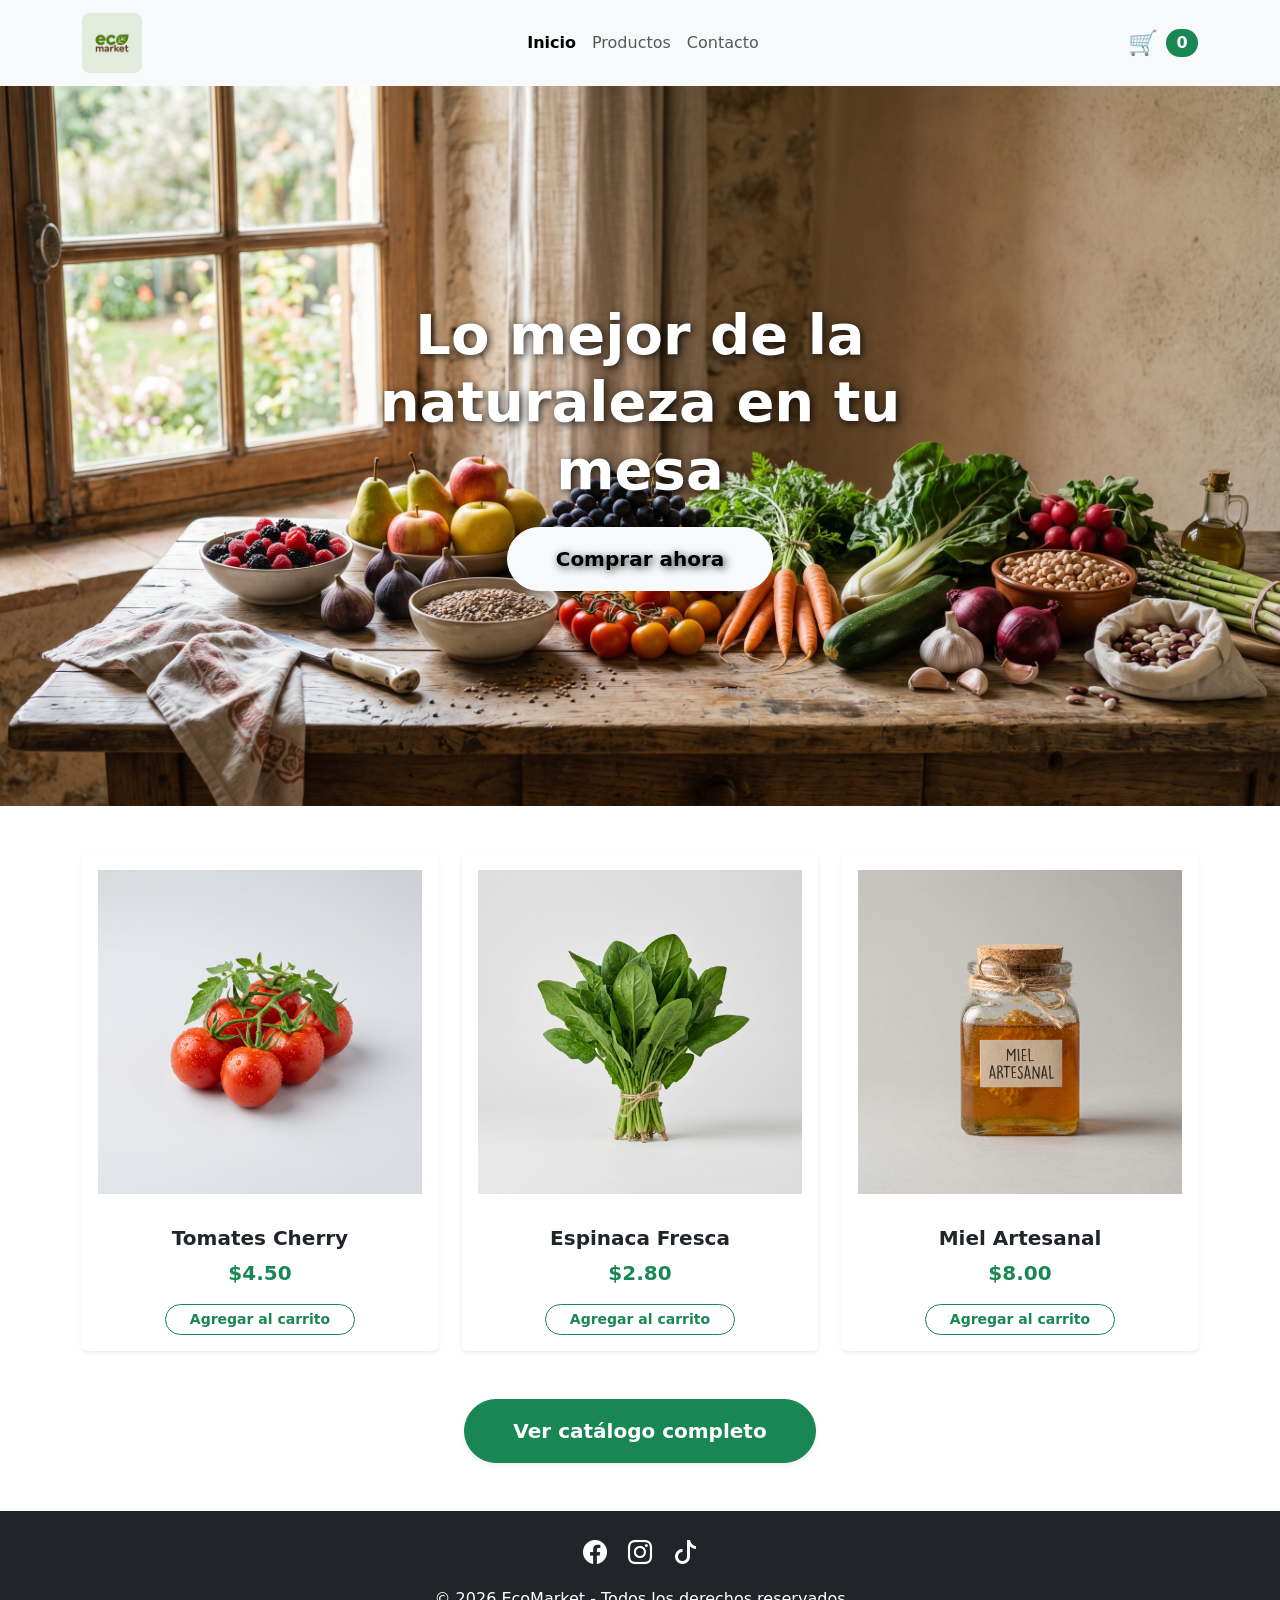
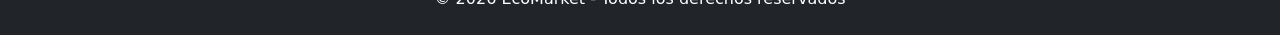
<file: index.html>
<!DOCTYPE html>
<html lang="es">

<head>
    <meta charset="UTF-8">
    <meta name="viewport" content="width=device-width, initial-scale=1.0">
    <title>EcoMarket | Inicio</title>

    <!-- Enlace a Bootstrap CSS para el diseño responsivo -->
    <link href="https://cdn.jsdelivr.net/npm/bootstrap@5.3.2/dist/css/bootstrap.min.css" rel="stylesheet">

    <!-- Enlace a Bootstrap Icons (Para las redes sociales) -->
    <link rel="stylesheet" href="https://cdn.jsdelivr.net/npm/bootstrap-icons@1.11.3/font/bootstrap-icons.min.css">

    <!-- Enlace a tu archivo CSS personalizado -->
    <link rel="stylesheet" href="src/css/estilos.css">
</head>

<body class="d-flex flex-column min-vh-100">

    <!-- CABECERA -->
    <header>
        <nav class="navbar navbar-expand-lg navbar-light bg-light shadow-sm">
            <div class="container">

                <!-- Logo de EcoMarket -->
                <a class="navbar-brand" href="index.html">
                    <img src="src/img/Logo_EcoMarket.jpeg" alt="Logo de EcoMarket" height="60"
                        style="border-radius: 8px;">
                </a>

                <!-- Botón 'hamburguesa' para celulares -->
                <button class="navbar-toggler" type="button" data-bs-toggle="collapse" data-bs-target="#menuPrincipal">
                    <span class="navbar-toggler-icon"></span>
                </button>

                <!-- Menú de Navegación -->
                <div class="collapse navbar-collapse" id="menuPrincipal">
                    <ul class="navbar-nav mx-auto mb-2 mb-lg-0">
                        <li class="nav-item">
                            <a class="nav-link active fw-bold" href="index.html">Inicio</a>
                        </li>
                        <li class="nav-item">
                            <a class="nav-link" href="pages/Página_de_Productos.html">Productos</a>
                        </li>
                        <li class="nav-item">
                            <a class="nav-link" href="pages/Página_de_Contacto.html">Contacto</a>
                        </li>
                    </ul>

                    <!-- Ícono del Carrito con el Contador -->
                    <div class="d-flex align-items-center">
                        <span class="fs-4 me-2">🛒</span>
                        <span id="contador-carrito" class="badge bg-success rounded-pill fs-6">0</span>
                    </div>
                </div>

            </div>
        </nav>
    </header>

    <!-- SECCIÓN PRINCIPAL (HERO) -->
    <main class="flex-grow-1">
        <section class="hero-section d-flex align-items-center justify-content-center text-center">
            <div class="container hero-content p-5">
                <h1 class="display-4 fw-bold text-white mb-4">Lo mejor de la naturaleza en tu mesa</h1>
                <!-- Botón secundario en el hero -->
                <a href="#destacados" class="btn btn-light btn-lg px-5 py-3 fw-bold rounded-pill shadow">Comprar
                    ahora</a>
            </div>
        </section>

        <!-- SECCIÓN DE PRODUCTOS DESTACADOS -->
        <section id="destacados" class="container py-5 text-center">
            <div class="row g-4 justify-content-center mb-5">

                <!-- Producto 1 -->
                <div class="col-md-4">
                    <!-- Aquí agregamos la clase "tarjeta-producto" para animarla en CSS -->
                    <div class="card h-100 border-0 shadow-sm tarjeta-producto">
                        <img src="src/img/Producto 1.png" class="card-img-top p-3" alt="Tomates Cherry">
                        <div class="card-body">
                            <h5 class="card-title fw-bold">Tomates Cherry</h5>
                            <p class="card-text text-success fw-bold fs-5">$4.50</p>
                            <button id="btn-prod-1"
                                class="btn btn-outline-success btn-sm rounded-pill px-4 fw-bold">Agregar al
                                carrito</button>
                        </div>
                    </div>
                </div>

                <!-- Producto 2 -->
                <div class="col-md-4">
                    <div class="card h-100 border-0 shadow-sm tarjeta-producto">
                        <img src="src/img/Producto 2.png" class="card-img-top p-3" alt="Espinaca Fresca">
                        <div class="card-body">
                            <h5 class="card-title fw-bold">Espinaca Fresca</h5>
                            <p class="card-text text-success fw-bold fs-5">$2.80</p>
                            <button id="btn-prod-2"
                                class="btn btn-outline-success btn-sm rounded-pill px-4 fw-bold">Agregar al
                                carrito</button>
                        </div>
                    </div>
                </div>

                <!-- Producto 3 -->
                <div class="col-md-4">
                    <div class="card h-100 border-0 shadow-sm tarjeta-producto">
                        <img src="src/img/Producto 3.png" class="card-img-top p-3" alt="Miel Artesanal">
                        <div class="card-body">
                            <h5 class="card-title fw-bold">Miel Artesanal</h5>
                            <p class="card-text text-success fw-bold fs-5">$8.00</p>
                            <button id="btn-prod-3"
                                class="btn btn-outline-success btn-sm rounded-pill px-4 fw-bold">Agregar al
                                carrito</button>
                        </div>
                    </div>
                </div>

            </div>

            <!-- Botón principal para ir al catálogo completo -->
            <a href="pages/Página_de_Productos.html"
                class="btn btn-success btn-lg px-5 py-3 fw-bold rounded-pill shadow-sm">Ver catálogo completo</a>
        </section>
    </main>

    <!-- PIE DE PÁGINA (FOOTER) -->
    <footer class="bg-dark text-white text-center py-4 mt-auto">
        <div class="container">
            <!-- Íconos de Redes Sociales -->
            <div class="mb-3">
                <!-- La clase 'bi bi-facebook' llama al ícono exacto -->
                <a href="#" class="text-white me-3 fs-4 text-decoration-none"><i class="bi bi-facebook"></i></a>
                <a href="#" class="text-white me-3 fs-4 text-decoration-none"><i class="bi bi-instagram"></i></a>
                <a href="#" class="text-white fs-4 text-decoration-none"><i class="bi bi-tiktok"></i></a>
            </div>
            <p class="mb-0">© 2026 EcoMarket - Todos los derechos reservados</p>
        </div>
    </footer>

    <!-- Enlace a Bootstrap JS -->
    <script src="https://cdn.jsdelivr.net/npm/bootstrap@5.3.2/dist/js/bootstrap.bundle.min.js"></script>

    <!-- Archivo JavaScript -->
    <script src="src/js/script.js"></script>
</body>

</html>
</file>
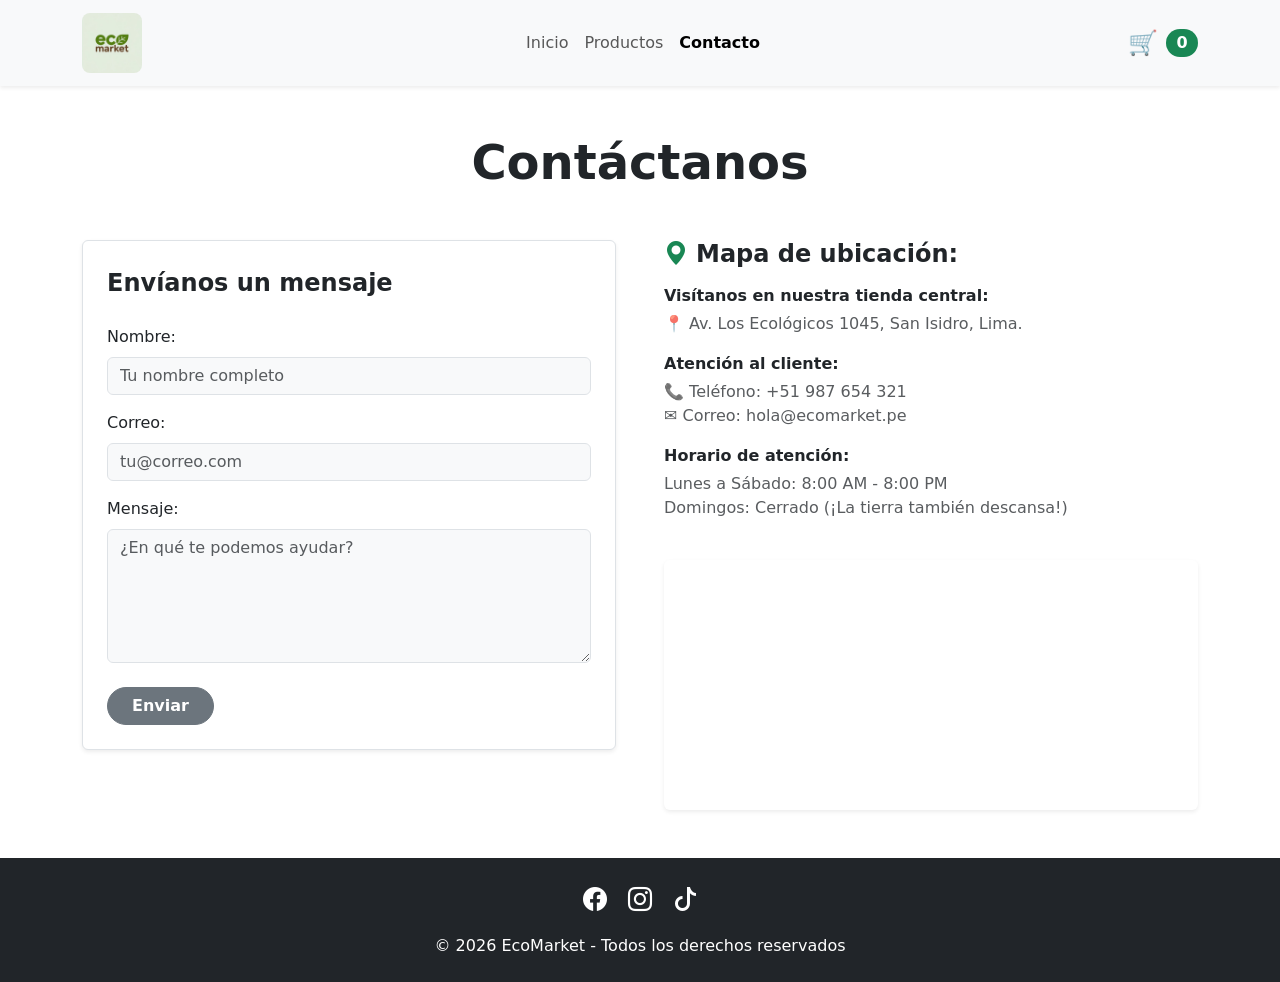
<file: pages/Página_de_Contacto.html>
<!DOCTYPE html>
<html lang="es">

<head>
    <meta charset="UTF-8">
    <meta name="viewport" content="width=device-width, initial-scale=1.0">
    <title>EcoMarket | Contacto</title>

    <!-- Bootstrap CSS -->
    <link href="https://cdn.jsdelivr.net/npm/bootstrap@5.3.2/dist/css/bootstrap.min.css" rel="stylesheet">
    <!-- Bootstrap Icons -->
    <link rel="stylesheet" href="https://cdn.jsdelivr.net/npm/bootstrap-icons@1.11.3/font/bootstrap-icons.min.css">

    <!-- CSS Personalizado (Ruta saliendo de la carpeta pages) -->
    <link rel="stylesheet" href="../src/css/estilos.css">
</head>

<body class="d-flex flex-column min-vh-100">

    <!-- CABECERA -->
    <header>
        <nav class="navbar navbar-expand-lg navbar-light bg-light shadow-sm">
            <div class="container">

                <!-- Logo -->
                <a class="navbar-brand" href="../index.html">
                    <img src="../src/img/Logo_EcoMarket.jpeg" alt="Logo de EcoMarket" height="60"
                        style="border-radius: 8px;">
                </a>

                <button class="navbar-toggler" type="button" data-bs-toggle="collapse" data-bs-target="#menuPrincipal">
                    <span class="navbar-toggler-icon"></span>
                </button>

                <div class="collapse navbar-collapse" id="menuPrincipal">
                    <ul class="navbar-nav mx-auto mb-2 mb-lg-0">
                        <li class="nav-item">
                            <a class="nav-link" href="../index.html">Inicio</a>
                        </li>
                        <li class="nav-item">
                            <a class="nav-link" href="Página_de_Productos.html">Productos</a>
                        </li>
                        <li class="nav-item">
                            <!-- Negrita porque estamos en Contacto -->
                            <a class="nav-link active fw-bold" href="Página_de_Contacto.html">Contacto</a>
                        </li>
                    </ul>

                    <div class="d-flex align-items-center">
                        <span class="fs-4 me-2">🛒</span>
                        <span id="contador-carrito" class="badge bg-success rounded-pill fs-6">0</span>
                    </div>
                </div>

            </div>
        </nav>
    </header>

    <!-- SECCIÓN DE CONTACTO -->
    <main class="flex-grow-1 container py-5">
        <h2 class="display-5 fw-bold text-center mb-5">Contáctanos</h2>

        <div class="row g-5">
            <!-- Columna Izquierda: Formulario -->
            <div class="col-md-6">
                <form id="formulario-contacto" class="bg-white p-4 rounded shadow-sm border">
                    <fieldset>
                        <legend class="fw-bold mb-4">Envíanos un mensaje</legend>

                        <div class="mb-3">
                            <label for="nombre" class="form-label">Nombre:</label>
                            <input type="text" id="nombre" class="form-control bg-light"
                                placeholder="Tu nombre completo">
                        </div>

                        <div class="mb-3">
                            <label for="correo" class="form-label">Correo:</label>
                            <input type="email" id="correo" class="form-control bg-light" placeholder="tu@correo.com">
                        </div>

                        <div class="mb-4">
                            <label for="mensaje" class="form-label">Mensaje:</label>
                            <textarea id="mensaje" class="form-control bg-light" rows="5"
                                placeholder="¿En qué te podemos ayudar?"></textarea>
                        </div>

                        <button type="button" class="btn btn-secondary px-4 rounded-pill fw-bold"
                            onclick="validarFormulario()">Enviar</button>
                    </fieldset>
                </form>
                <!-- Mensaje de éxito o error con JS -->
                <div id="mensaje-alerta" class="mt-3"></div>
            </div>

            <!-- Columna Derecha: Información y Mapa -->
            <div class="col-md-6">
                <div class="h-100 d-flex flex-column">
                    <div class="mb-4">
                        <h4 class="fw-bold"><i class="bi bi-geo-alt-fill text-success me-2"></i>Mapa de ubicación:</h4>

                        <p class="mb-1 mt-3"><strong>Visítanos en nuestra tienda central:</strong></p>
                        <p class="text-muted">📍 Av. Los Ecológicos 1045, San Isidro, Lima.</p>

                        <p class="mb-1 mt-3"><strong>Atención al cliente:</strong></p>
                        <p class="text-muted mb-0">📞 Teléfono: +51 987 654 321</p>
                        <p class="text-muted">✉️ Correo: hola@ecomarket.pe</p>

                        <p class="mb-1 mt-3"><strong>Horario de atención:</strong></p>
                        <p class="text-muted mb-0">Lunes a Sábado: 8:00 AM - 8:00 PM</p>
                        <p class="text-muted">Domingos: Cerrado (¡La tierra también descansa!)</p>
                    </div>

                    <!-- Mapa real incrustado con Google Maps -->
                    <div class="rounded overflow-hidden shadow-sm flex-grow-1 d-flex" style="min-height: 250px;">
                        <iframe
                            src="https://www.google.com/maps/embed?pb=!1m18!1m12!1m3!1d3901.716183495444!2d-77.03755252416035!3d-12.094595243501726!2m3!1f0!2f0!3f0!3m2!1i1024!2i768!4f13.1!3m3!1m2!1s0x9105c866d98c2535%3A0xc665c9284206e8b8!2sSan%20Isidro%2C%20Lima!5e0!3m2!1ses-419!2spe!4v1714389145000!5m2!1ses-419!2spe"
                            width="100%" height="100%" style="border:0; min-height: 250px;" allowfullscreen=""
                            loading="lazy" referrerpolicy="no-referrer-when-downgrade">
                        </iframe>
                    </div>
                </div>
            </div>
        </div>
    </main>

    <!-- PIE DE PÁGINA (FOOTER) -->
    <footer class="bg-dark text-white text-center py-4 mt-auto">
        <div class="container">
            <div class="mb-3">
                <a href="#" class="text-white me-3 fs-4 text-decoration-none"><i class="bi bi-facebook"></i></a>
                <a href="#" class="text-white me-3 fs-4 text-decoration-none"><i class="bi bi-instagram"></i></a>
                <a href="#" class="text-white fs-4 text-decoration-none"><i class="bi bi-tiktok"></i></a>
            </div>
            <p class="mb-0">© 2026 EcoMarket - Todos los derechos reservados</p>
        </div>
    </footer>

    <!-- Bootstrap JS -->
    <script src="https://cdn.jsdelivr.net/npm/bootstrap@5.3.2/dist/js/bootstrap.bundle.min.js"></script>
    <!-- Tu JS -->
    <script src="../src/js/script.js"></script>
</body>

</html>
</file>
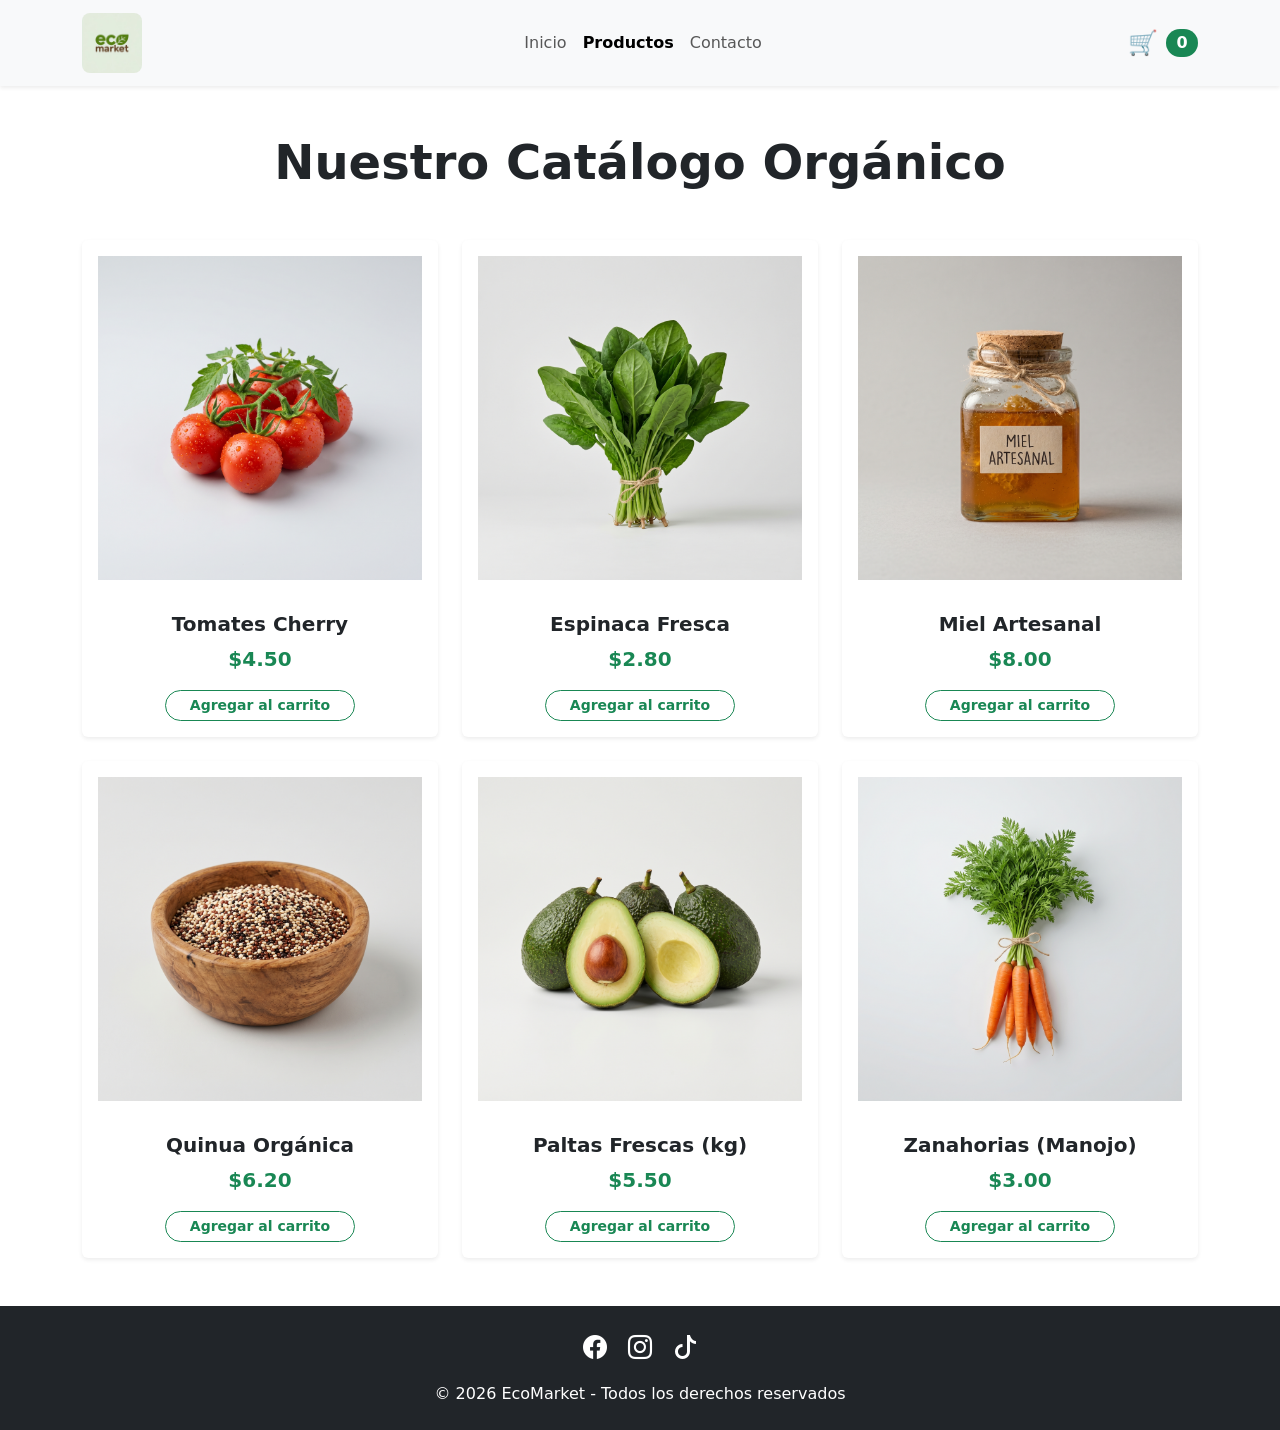
<file: pages/Página_de_Productos.html>
<!DOCTYPE html>
<html lang="es">

<head>
    <meta charset="UTF-8">
    <meta name="viewport" content="width=device-width, initial-scale=1.0">
    <title>EcoMarket | Productos</title>

    <!-- Bootstrap CSS -->
    <link href="https://cdn.jsdelivr.net/npm/bootstrap@5.3.2/dist/css/bootstrap.min.css" rel="stylesheet">
    <!-- Bootstrap Icons -->
    <link rel="stylesheet" href="https://cdn.jsdelivr.net/npm/bootstrap-icons@1.11.3/font/bootstrap-icons.min.css">

    <!-- CSS Personalizado (Nota el ../ para salir de la carpeta pages) -->
    <link rel="stylesheet" href="../src/css/estilos.css">
</head>

<body class="d-flex flex-column min-vh-100">

    <!-- CABECERA -->
    <header>
        <nav class="navbar navbar-expand-lg navbar-light bg-light shadow-sm">
            <div class="container">

                <!-- Logo -->
                <a class="navbar-brand" href="../index.html">
                    <img src="../src/img/Logo_EcoMarket.jpeg" alt="Logo de EcoMarket" height="60"
                        style="border-radius: 8px;">
                </a>

                <button class="navbar-toggler" type="button" data-bs-toggle="collapse" data-bs-target="#menuPrincipal">
                    <span class="navbar-toggler-icon"></span>
                </button>

                <div class="collapse navbar-collapse" id="menuPrincipal">
                    <ul class="navbar-nav mx-auto mb-2 mb-lg-0">
                        <li class="nav-item">
                            <!-- Enlace al inicio (afuera de la carpeta) -->
                            <a class="nav-link" href="../index.html">Inicio</a>
                        </li>
                        <li class="nav-item">
                            <!-- Negrita porque estamos en Productos -->
                            <a class="nav-link active fw-bold" href="Página_de_Productos.html">Productos</a>
                        </li>
                        <li class="nav-item">
                            <a class="nav-link" href="Página_de_Contacto.html">Contacto</a>
                        </li>
                    </ul>

                    <div class="d-flex align-items-center">
                        <span class="fs-4 me-2">🛒</span>
                        <span id="contador-carrito" class="badge bg-success rounded-pill fs-6">0</span>
                    </div>
                </div>

            </div>
        </nav>
    </header>

    <!-- CATÁLOGO DE PRODUCTOS -->
    <main class="flex-grow-1 container py-5 text-center">
        <h2 class="display-5 fw-bold mb-5">Nuestro Catálogo Orgánico</h2>

        <!-- Cuadrícula de 6 productos -->
        <div class="row row-cols-1 row-cols-md-3 g-4 justify-content-center">

            <!-- Producto 1 -->
            <div class="col">
                <div class="card h-100 border-0 shadow-sm tarjeta-producto">
                    <img src="../src/img/Producto 1.png" class="card-img-top p-3" alt="Tomates Cherry">
                    <div class="card-body">
                        <h5 class="card-title fw-bold">Tomates Cherry</h5>
                        <p class="card-text text-success fw-bold fs-5">$4.50</p>
                        <button id="btn-prod-1" class="btn btn-outline-success btn-sm rounded-pill px-4 fw-bold"
                            onclick="agregarAlCarrito()">Agregar al carrito</button>
                    </div>
                </div>
            </div>

            <!-- Producto 2 -->
            <div class="col">
                <div class="card h-100 border-0 shadow-sm tarjeta-producto">
                    <img src="../src/img/Producto 2.png" class="card-img-top p-3" alt="Espinaca Fresca">
                    <div class="card-body">
                        <h5 class="card-title fw-bold">Espinaca Fresca</h5>
                        <p class="card-text text-success fw-bold fs-5">$2.80</p>
                        <button id="btn-prod-2" class="btn btn-outline-success btn-sm rounded-pill px-4 fw-bold"
                            onclick="agregarAlCarrito()">Agregar al carrito</button>
                    </div>
                </div>
            </div>

            <!-- Producto 3 -->
            <div class="col">
                <div class="card h-100 border-0 shadow-sm tarjeta-producto">
                    <img src="../src/img/Producto 3.png" class="card-img-top p-3" alt="Miel Artesanal">
                    <div class="card-body">
                        <h5 class="card-title fw-bold">Miel Artesanal</h5>
                        <p class="card-text text-success fw-bold fs-5">$8.00</p>
                        <button id="btn-prod-3" class="btn btn-outline-success btn-sm rounded-pill px-4 fw-bold"
                            onclick="agregarAlCarrito()">Agregar al carrito</button>
                    </div>
                </div>
            </div>

            <!-- Producto 4 -->
            <div class="col">
                <div class="card h-100 border-0 shadow-sm tarjeta-producto">
                    <img src="../src/img/Producto 4.png" class="card-img-top p-3" alt="Quinua Orgánica">
                    <div class="card-body">
                        <h5 class="card-title fw-bold">Quinua Orgánica</h5>
                        <p class="card-text text-success fw-bold fs-5">$6.20</p>
                        <button id="btn-prod-4" class="btn btn-outline-success btn-sm rounded-pill px-4 fw-bold"
                            onclick="agregarAlCarrito()">Agregar al carrito</button>
                    </div>
                </div>
            </div>

            <!-- Producto 5 -->
            <div class="col">
                <div class="card h-100 border-0 shadow-sm tarjeta-producto">
                    <img src="../src/img/Producto 5.png" class="card-img-top p-3" alt="Paltas Frescas">
                    <div class="card-body">
                        <h5 class="card-title fw-bold">Paltas Frescas (kg)</h5>
                        <p class="card-text text-success fw-bold fs-5">$5.50</p>
                        <button id="btn-prod-5" class="btn btn-outline-success btn-sm rounded-pill px-4 fw-bold"
                            onclick="agregarAlCarrito()">Agregar al carrito</button>
                    </div>
                </div>
            </div>

            <!-- Producto 6 -->
            <div class="col">
                <div class="card h-100 border-0 shadow-sm tarjeta-producto">
                    <img src="../src/img/Producto 6.png" class="card-img-top p-3" alt="Zanahorias con hoja">
                    <div class="card-body">
                        <h5 class="card-title fw-bold">Zanahorias (Manojo)</h5>
                        <p class="card-text text-success fw-bold fs-5">$3.00</p>
                        <button id="btn-prod-6" class="btn btn-outline-success btn-sm rounded-pill px-4 fw-bold"
                            onclick="agregarAlCarrito()">Agregar al carrito</button>
                    </div>
                </div>
            </div>

        </div>
    </main>

    <!-- PIE DE PÁGINA (FOOTER) -->
    <footer class="bg-dark text-white text-center py-4 mt-auto">
        <div class="container">
            <div class="mb-3">
                <a href="#" class="text-white me-3 fs-4 text-decoration-none"><i class="bi bi-facebook"></i></a>
                <a href="#" class="text-white me-3 fs-4 text-decoration-none"><i class="bi bi-instagram"></i></a>
                <a href="#" class="text-white fs-4 text-decoration-none"><i class="bi bi-tiktok"></i></a>
            </div>
            <p class="mb-0">© 2026 EcoMarket - Todos los derechos reservados</p>
        </div>
    </footer>

    <!-- Bootstrap JS -->
    <script src="https://cdn.jsdelivr.net/npm/bootstrap@5.3.2/dist/js/bootstrap.bundle.min.js"></script>
    <!-- JS -->
    <script src="../src/js/script.js"></script>
</body>

</html>
</file>
<file: src/css/estilos.css>
/* src/css/estilos.css */

/* Estilos para la sección principal (Hero) */
.hero-section {
    background-image: url('../img/imagen_principal.png');
    background-size: cover;
    background-position: center;
    height: 80vh;
    position: relative;
}

/* Dejamos el texto libre, solo con una sombra para que se lea bien */
.hero-content {
    max-width: 800px;
    text-shadow: 2px 2px 8px rgba(0, 0, 0, 0.8);
}

/* --- NUEVO: Animación para las tarjetas de productos --- */
.tarjeta-producto {
    /* Prepara la tarjeta para que el movimiento sea suave (0.3 segundos) */
    transition: transform 0.3s ease, box-shadow 0.3s ease;
}

/* Lo que ocurre cuando el mouse pasa por encima (:hover) */
.tarjeta-producto:hover {
    transform: translateY(-10px);
    /* Levanta la tarjeta 10 píxeles hacia arriba */
    box-shadow: 0 10px 20px rgba(0, 0, 0, 0.15) !important;
    /* Hace la sombra más grande */
    cursor: pointer;
    /* Cambia el cursor a una manito */
}

/* Efecto hover - íconos de redes sociales */
footer a i {
    transition: color 0.3s ease;
}

footer a:hover i {
    color: #198754;
    /* Botón verde Bootstrap */
}
</file>
